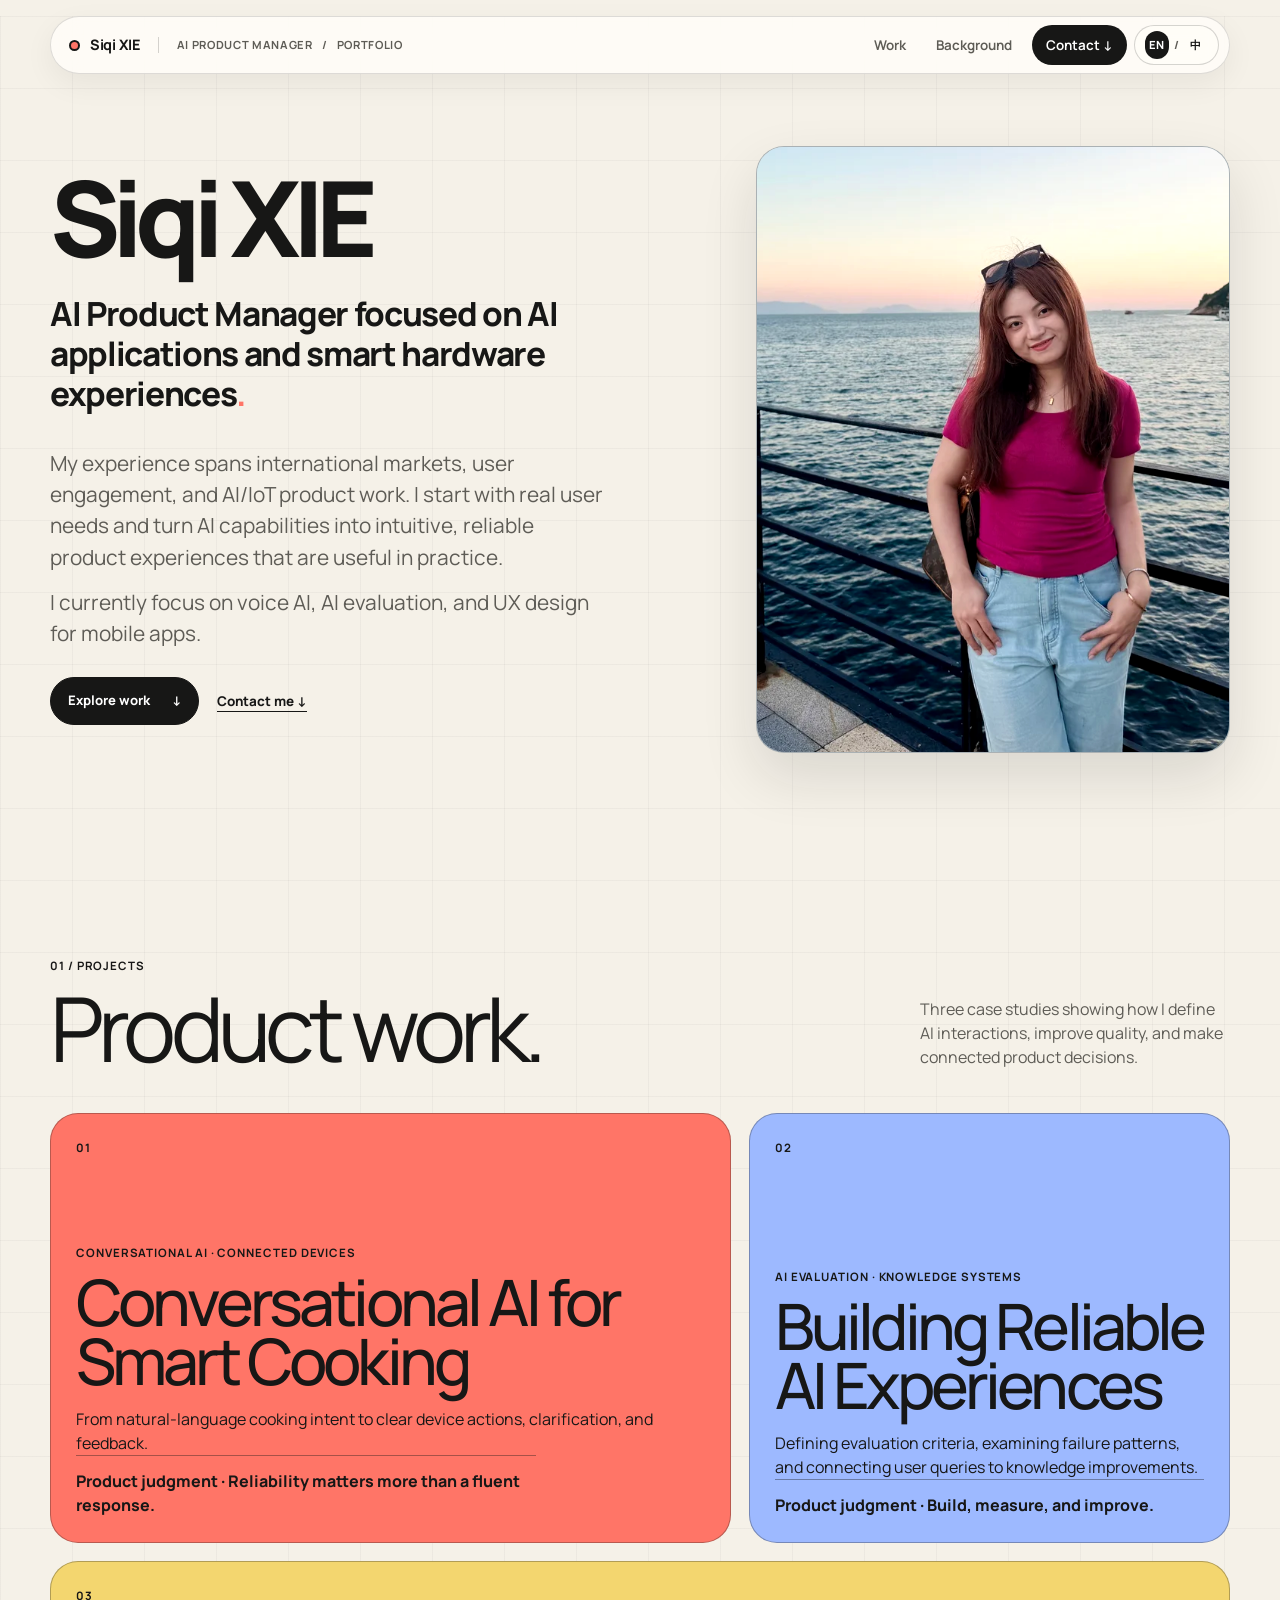
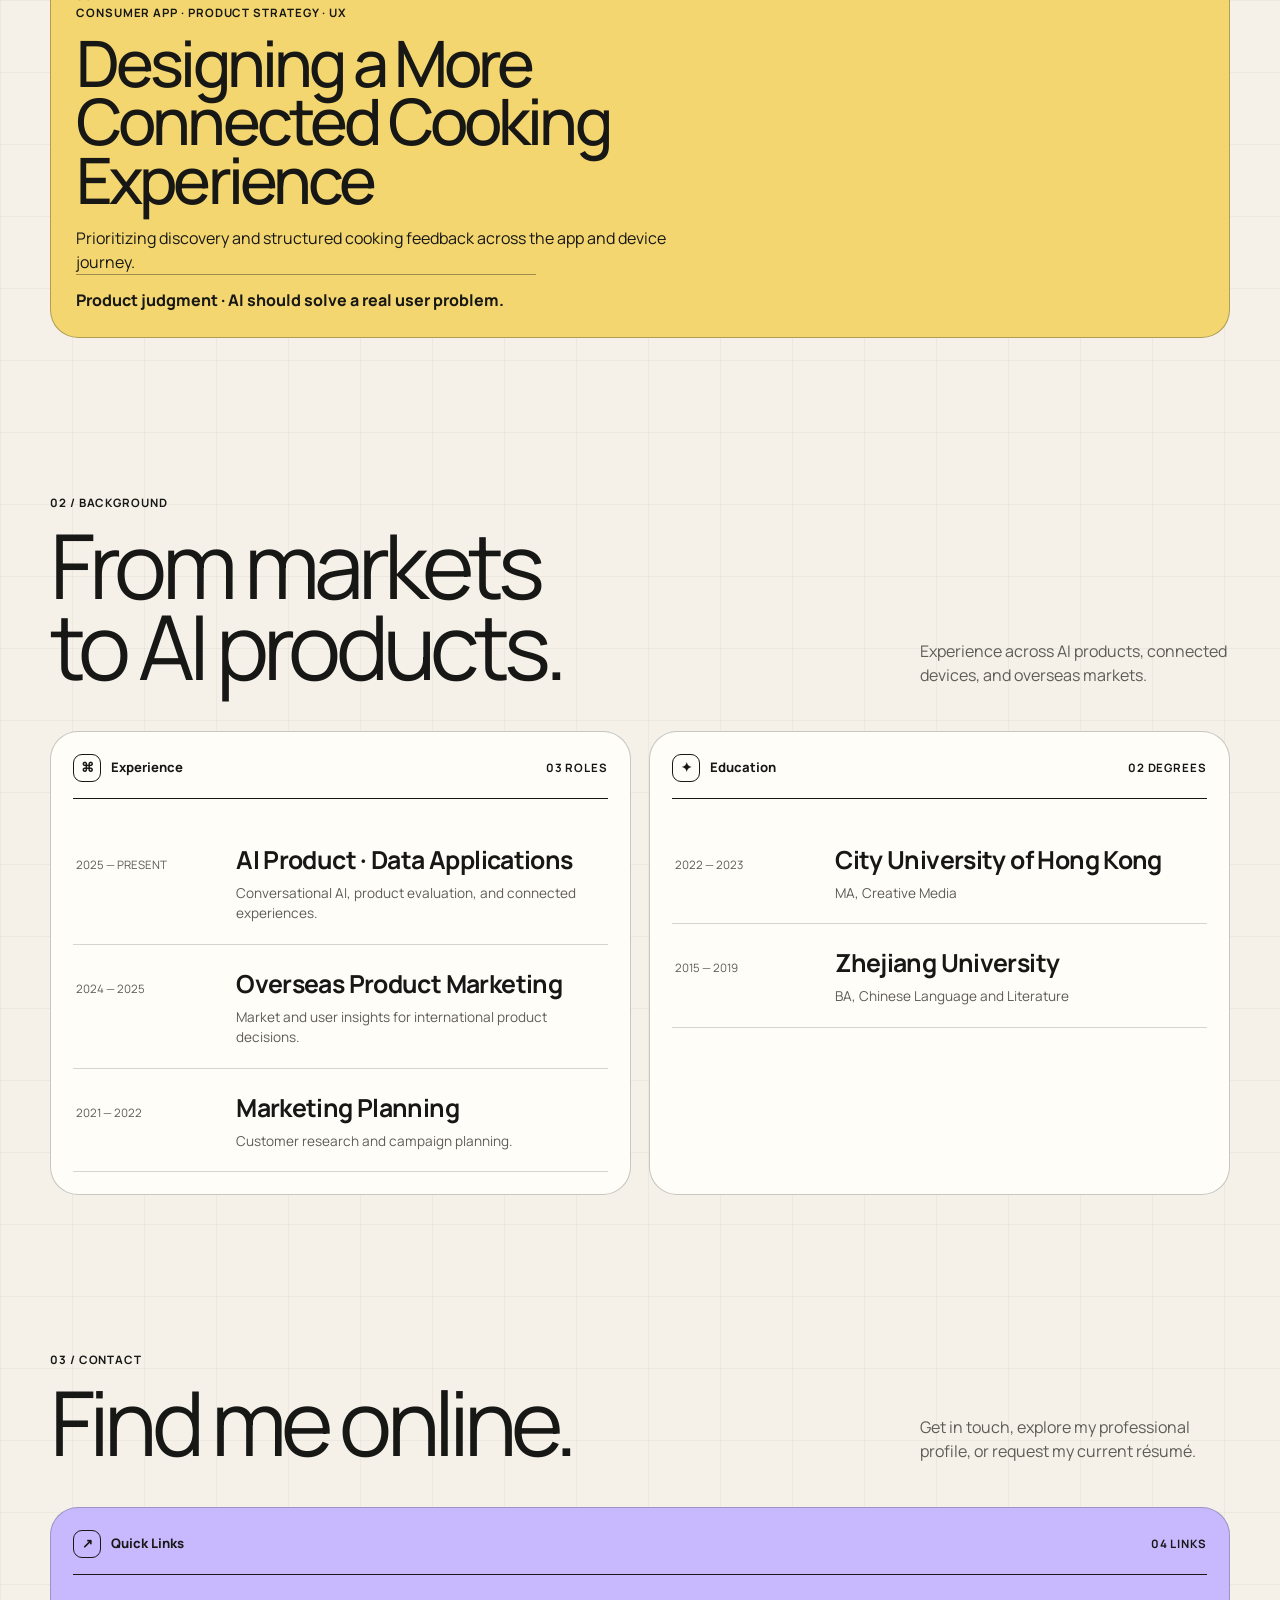
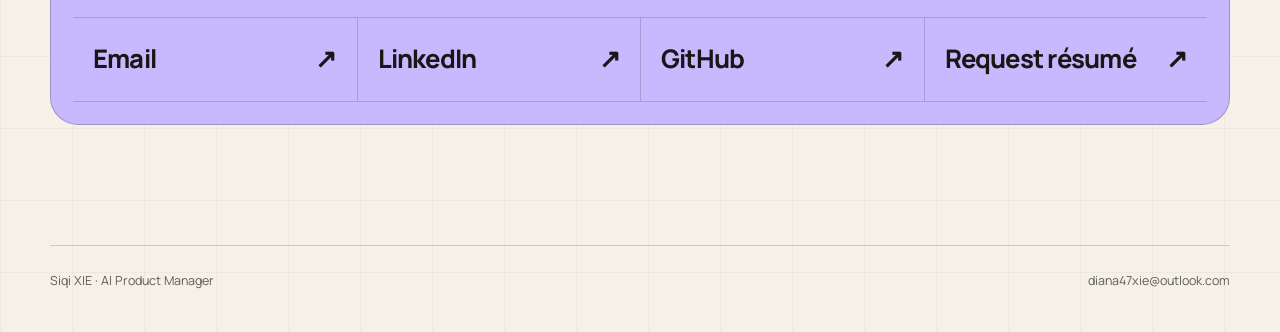
<file: index.html>
<!DOCTYPE html><html lang="en"><head><meta charset="UTF-8"><meta name="viewport" content="width=device-width"><meta name="description" content="AI Product Manager portfolio spanning conversational AI, evaluation systems, connected devices, and consumer experiences."><meta name="generator" content="Astro v7.4.12"><link rel="canonical" href="https://siqi-xie.github.io/"><link rel="alternate" hreflang="en" href="https://siqi-xie.github.io/"><link rel="alternate" hreflang="zh-CN" href="https://siqi-xie.github.io/zh/"><link rel="alternate" hreflang="x-default" href="https://siqi-xie.github.io/"><title>Siqi XIE — AI Product Manager</title><link rel="stylesheet" href="/_astro/BaseLayout.eTb8R1Ja.css"></head><body><a class="skip-link" href="#main-content">Skip to content</a><header class="site-header" aria-label="Primary navigation"><a class="wordmark" href="#top" aria-label="Siqi XIE, home"><span class="wordmark-dot" aria-hidden="true"></span>Siqi XIE</a><p class="site-context" aria-label="AI Product Manager portfolio"><span>AI Product Manager</span><span aria-hidden="true">/</span><span>Portfolio</span></p><nav class="site-nav" aria-label="Primary navigation"><a href="#work">Work</a><a href="#workspace">Background</a><a class="nav-cta" href="#contact">Contact ↓</a></nav><nav class="language-switcher" aria-label="Choose language" data-language-switcher><span aria-current="page">EN</span><span class="language-switcher__divider" aria-hidden="true">/</span><a href="/zh/" lang="zh-CN" hreflang="zh-CN" data-language-link>中</a></nav><script type="module">var e=`portfolio-language-position`,t=()=>Array.from(document.querySelectorAll(`main section[id]`)),n=e=>e.getBoundingClientRect().top+window.scrollY;window.addEventListener(`pageshow`,()=>{try{let t=sessionStorage.getItem(e);if(!t)return;let r=JSON.parse(t);if(r.pathname!==window.location.pathname||(sessionStorage.removeItem(e),Date.now()-r.savedAt>1e4))return;let i=document.getElementById(r.sectionId);if(!i)return;let a=document.documentElement.style.scrollBehavior;document.documentElement.style.scrollBehavior=`auto`,window.scrollTo(0,n(i)+r.progress*i.offsetHeight),requestAnimationFrame(()=>{document.documentElement.style.scrollBehavior=a})}catch{}}),document.querySelectorAll(`[data-language-link]`).forEach(r=>{r.addEventListener(`click`,i=>{let a=t(),o=window.scrollY+120,s=a.reduce((e,t)=>n(t)<=o?t:e,a[0]);if(!s)return;let c=new URL(r.href),l=(window.scrollY-n(s))/Math.max(s.offsetHeight,1);c.hash=s.id===a[0]?.id&&window.scrollY<50?``:s.id;try{sessionStorage.setItem(e,JSON.stringify({pathname:c.pathname,sectionId:s.id,progress:l,savedAt:Date.now()}))}catch{}i.preventDefault(),window.location.assign(c.toString())})});</script></header><main id="main-content"><section class="hero shell" id="top" aria-labelledby="hero-title"><div class="hero__content"><div class="hero__copy"><h1 class="hero__name" id="hero-title">Siqi <span>XIE</span></h1><p class="hero__role">AI Product Manager focused on AI applications and smart hardware experiences<span class="accent-dot">.</span></p><div class="hero__summary"><p>My experience spans international markets, user engagement, and AI/IoT product work. I start with real user needs and turn AI capabilities into intuitive, reliable product experiences that are useful in practice.</p><p>I currently focus on voice AI, AI evaluation, and UX design for mobile apps.</p><div class="hero__actions"><a class="primary-link" href="#work">Explore work <span aria-hidden="true">↓</span></a><a class="text-link" href="#contact">Contact me ↓</a></div></div></div><figure class="hero__portrait"><img src="/_astro/siqi-hero-portrait.B2Ug67Jr_1jJRAa.webp" srcset="/_astro/siqi-hero-portrait.B2Ug67Jr_Z10ILK2.webp 640w, /_astro/siqi-hero-portrait.B2Ug67Jr_ZDFiC8.webp 900w, /_astro/siqi-hero-portrait.B2Ug67Jr_cqLUE.webp 1200w" alt="Siqi Xie by the sea at sunset" sizes="(max-width: 760px) calc(100vw - 28px), (max-width: 1200px) 42vw, 500px" loading="eager" fetchpriority="high" decoding="async" width="3000" height="3750"></figure></div></section><section class="selected-work shell" id="work" aria-labelledby="work-title"><div class="section-heading"><div><p class="eyebrow">01 / Projects</p><h2 id="work-title">Product work.</h2></div><p class="section-intro">Three case studies showing how I define AI interactions, improve quality, and make connected product decisions.</p></div><div class="project-grid"><article class="project-card project-card--coral project-card--wide"><div class="project-card__topline"><span class="project-card__index">01</span></div><div class="project-card__content"><p class="project-card__capability">Conversational AI · Connected Devices</p><h3>Conversational AI for Smart Cooking</h3><p>From natural-language cooking intent to clear device actions, clarification, and feedback.</p><p class="project-card__judgment">Product judgment · Reliability matters more than a fluent response.</p></div></article><article class="project-card project-card--blue project-card--standard"><div class="project-card__topline"><span class="project-card__index">02</span></div><div class="project-card__content"><p class="project-card__capability">AI Evaluation · Knowledge Systems</p><h3>Building Reliable AI Experiences</h3><p>Defining evaluation criteria, examining failure patterns, and connecting user queries to knowledge improvements.</p><p class="project-card__judgment">Product judgment · Build, measure, and improve.</p></div></article><article class="project-card project-card--butter project-card--wide"><div class="project-card__topline"><span class="project-card__index">03</span></div><div class="project-card__content"><p class="project-card__capability">Consumer App · Product Strategy · UX</p><h3>Designing a More Connected Cooking Experience</h3><p>Prioritizing discovery and structured cooking feedback across the app and device journey.</p><p class="project-card__judgment">Product judgment · AI should solve a real user problem.</p></div></article></div></section><section class="workspace shell" id="workspace" aria-labelledby="workspace-title"><div class="section-heading"><div><p class="eyebrow">02 / Background</p><h2 id="workspace-title">From markets<br>to AI products.</h2></div><p class="section-intro">Experience across AI products, connected devices, and overseas markets.</p></div><div class="workspace-grid"><article class="widget widget--experience"><div class="widget__header"><span class="widget__icon" aria-hidden="true">⌘</span><span>Experience</span><span class="widget__meta">03 roles</span></div><div class="profile-list"><div class="profile-row"><span>2025 — Present</span><div><strong>AI Product · Data Applications</strong><p>Conversational AI, product evaluation, and connected experiences.</p></div></div><div class="profile-row"><span>2024 — 2025</span><div><strong>Overseas Product Marketing</strong><p>Market and user insights for international product decisions.</p></div></div><div class="profile-row"><span>2021 — 2022</span><div><strong>Marketing Planning</strong><p>Customer research and campaign planning.</p></div></div></div></article><article class="widget widget--education"><div class="widget__header"><span class="widget__icon" aria-hidden="true">✦</span><span>Education</span><span class="widget__meta">02 degrees</span></div><div class="profile-list"><div class="profile-row profile-row--education"><span>2022 — 2023</span><div><strong>City University of Hong Kong</strong><p>MA, Creative Media</p></div></div><div class="profile-row profile-row--education"><span>2015 — 2019</span><div><strong>Zhejiang University</strong><p>BA, Chinese Language and Literature</p></div></div></div></article></div></section><section class="contact shell" id="contact" aria-labelledby="contact-title"><div class="section-heading"><div><p class="eyebrow">03 / Contact</p><h2 id="contact-title">Find me online.</h2></div><p class="section-intro">Get in touch, explore my professional profile, or request my current résumé.</p></div><article class="widget widget--links"><div class="widget__header"><span class="widget__icon" aria-hidden="true">↗</span><span>Quick Links</span><span class="widget__meta">04 links</span></div><div class="quick-links"><a href="mailto:diana47xie@outlook.com">Email <span>↗</span></a><a href="https://www.linkedin.com/in/siqi-xie-783396277">LinkedIn <span>↗</span></a><a href="https://github.com/siqi-xie">GitHub <span>↗</span></a><a href="mailto:diana47xie@outlook.com?subject=Resume%20request">Request résumé <span>↗</span></a></div></article></section></main><button class="section-up" type="button" aria-label="Scroll to previous section" data-section-up hidden><svg aria-hidden="true" viewBox="0 0 24 24"><path d="m6.5 14.5 5.5-5 5.5 5"></path></svg></button><footer class="site-footer shell"><p>Siqi XIE · AI Product Manager</p><a href="mailto:diana47xie@outlook.com">diana47xie@outlook.com</a></footer><script type="module">var e=document.querySelector(`[data-section-up]`),t=[`top`,`work`,`workspace`,`contact`].map(e=>document.getElementById(e)).filter(e=>!!e),n=window.matchMedia(`(prefers-reduced-motion: reduce)`),r=()=>{let e=window.scrollY+window.innerHeight*.35,n=0;return t.forEach((t,r)=>{t.offsetTop<=e&&(n=r)}),n},i=()=>{e&&(e.hidden=r()===0)};e?.addEventListener(`click`,()=>{t[Math.max(0,r()-1)]?.scrollIntoView({behavior:n.matches?`auto`:`smooth`,block:`start`})}),window.addEventListener(`scroll`,i,{passive:!0}),window.addEventListener(`resize`,i),i();</script></body></html>
</file>
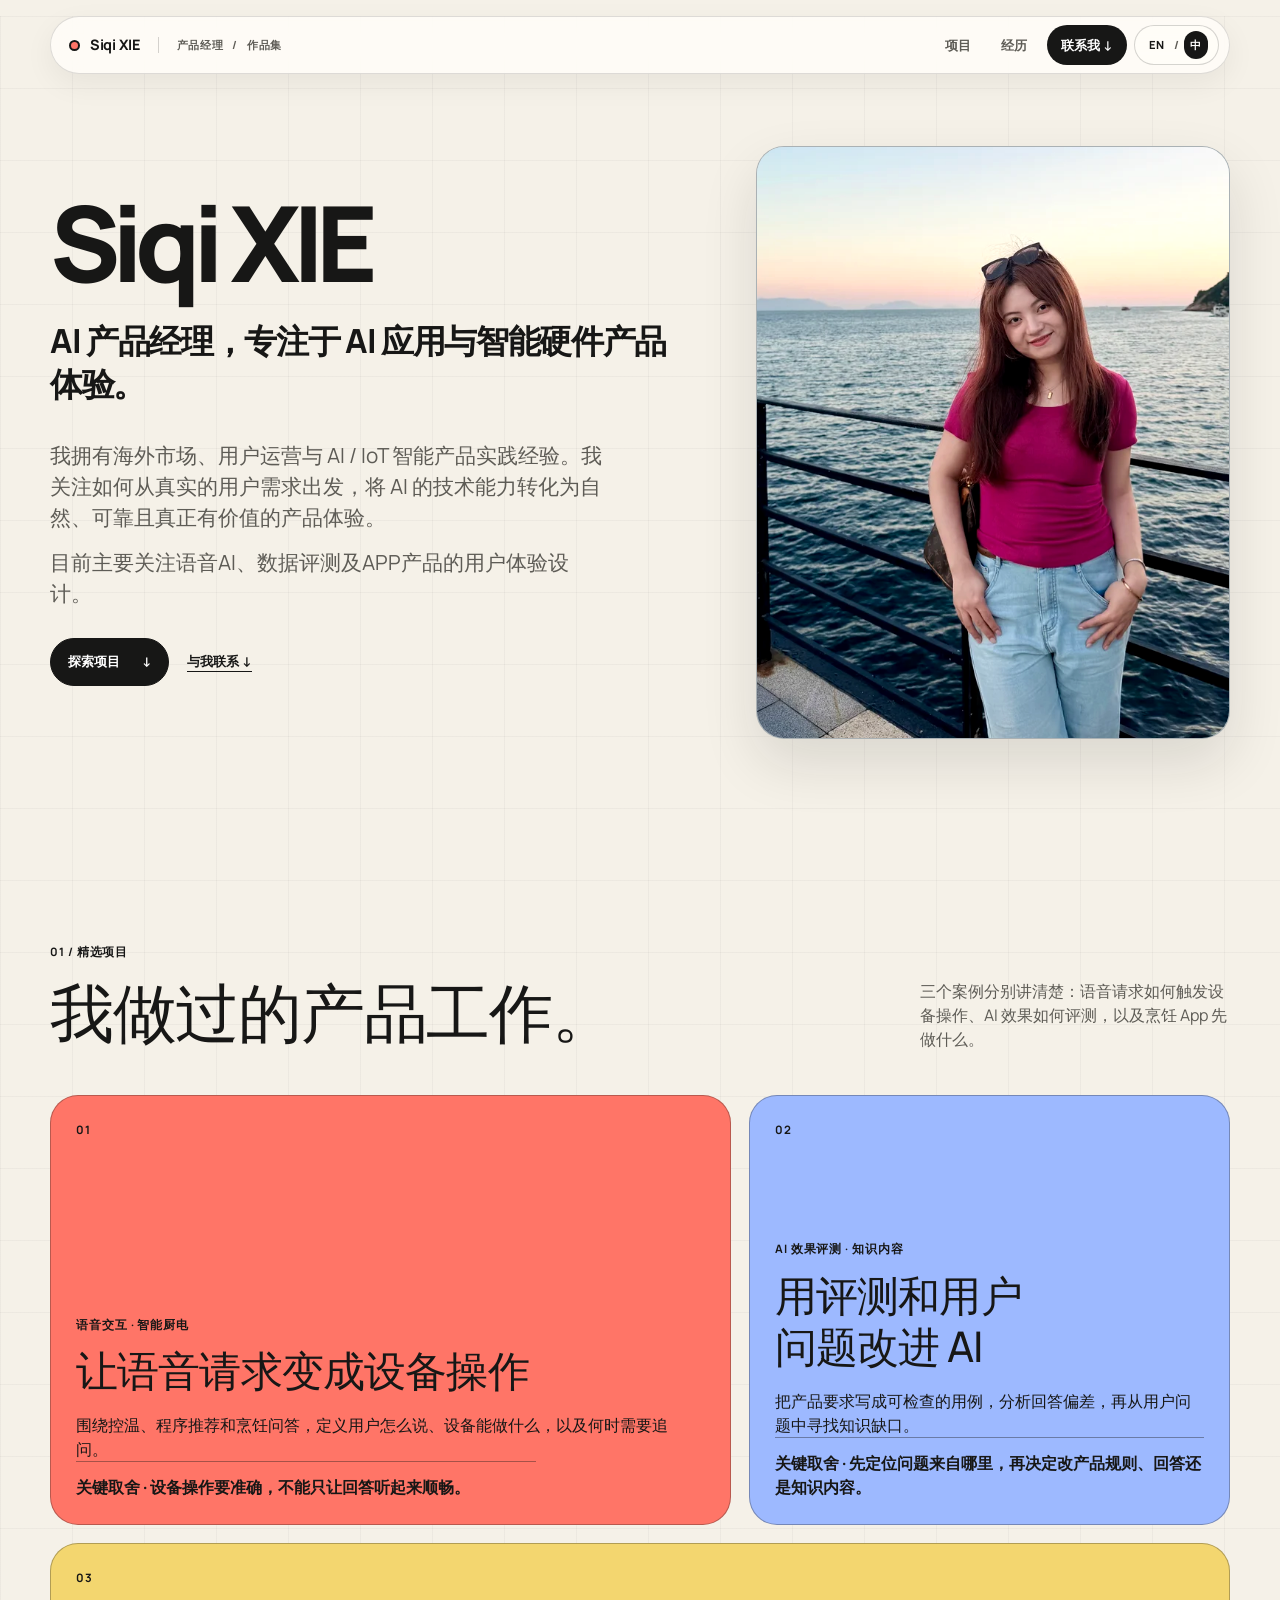
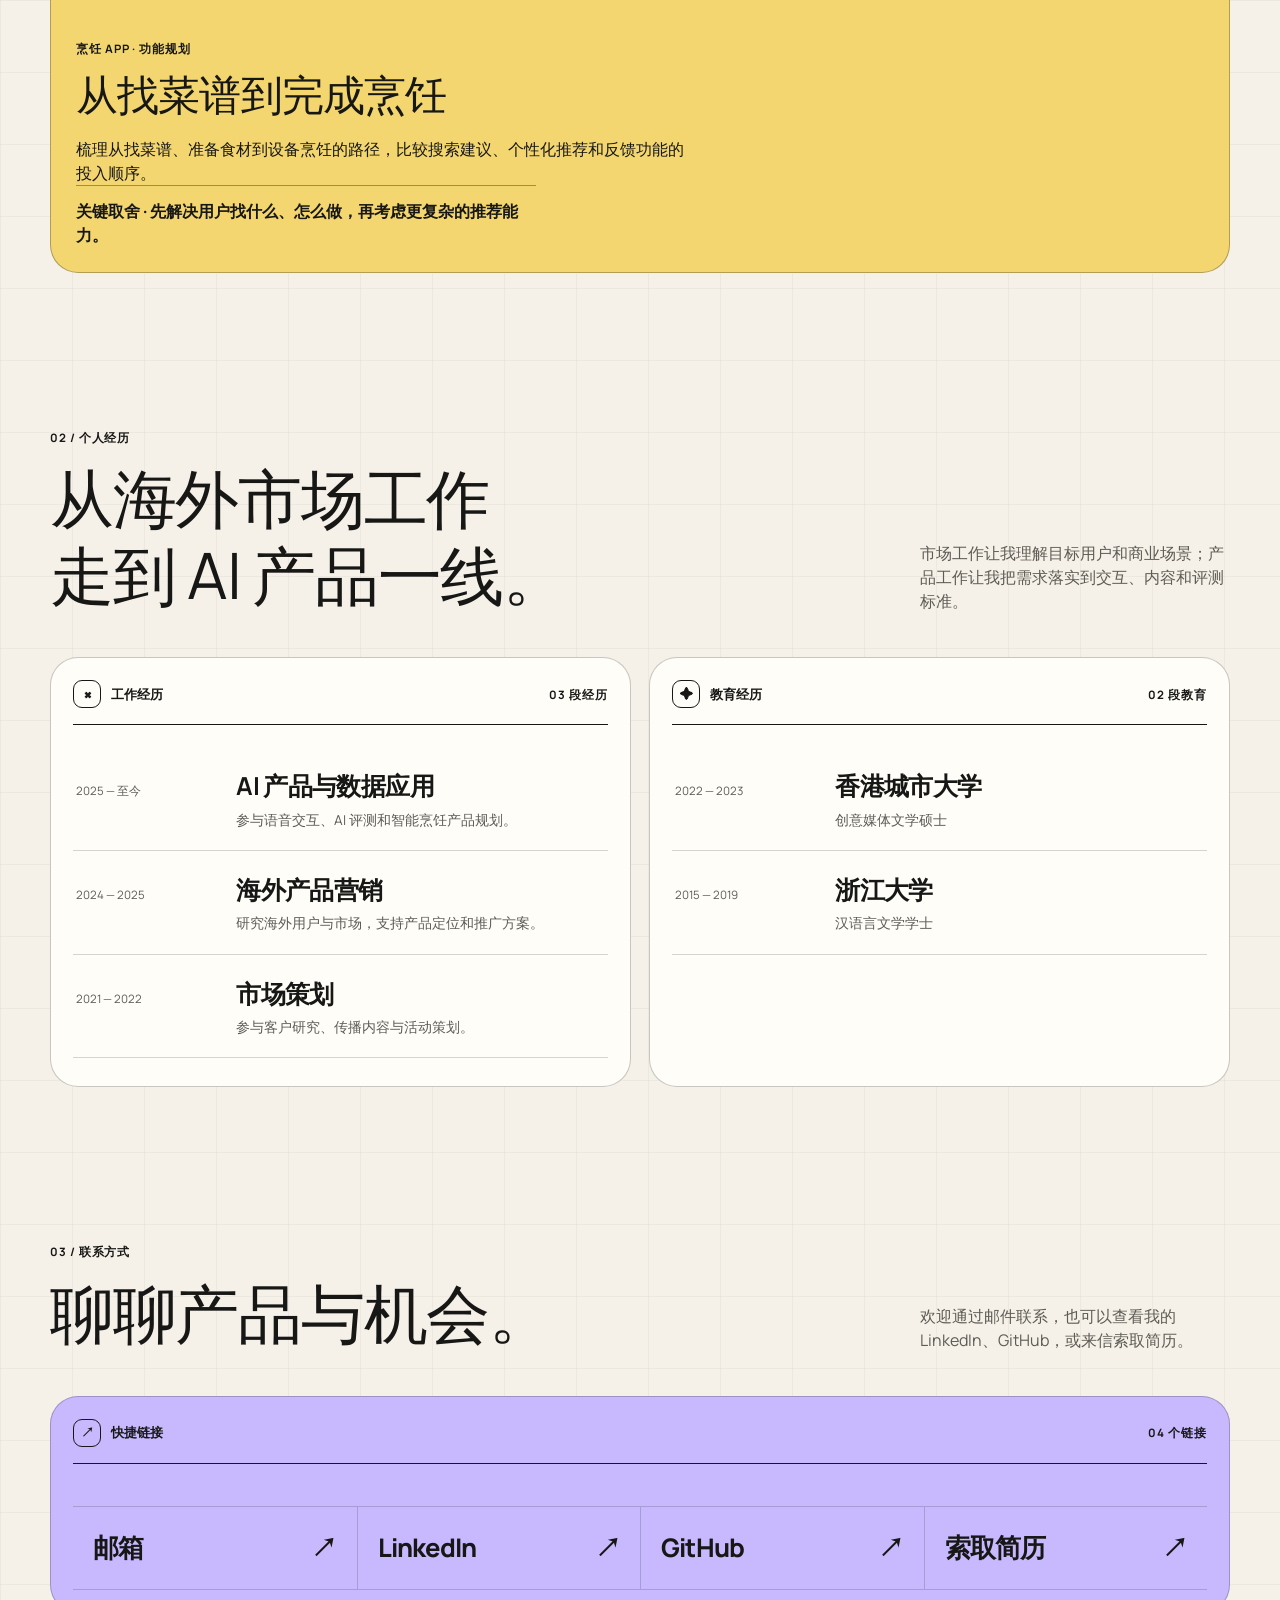
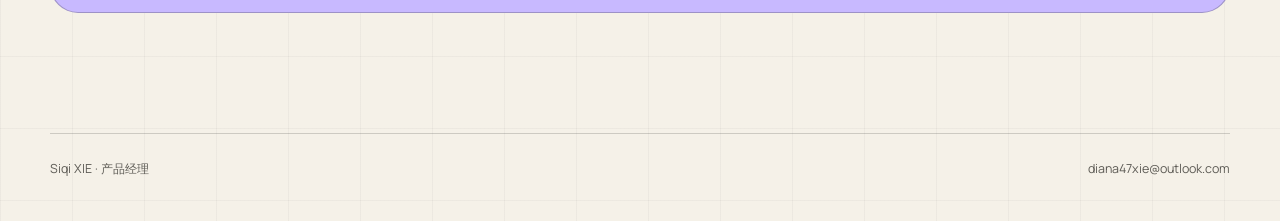
<file: zh/index.html>
<!DOCTYPE html><html lang="zh-CN"><head><meta charset="UTF-8"><meta name="viewport" content="width=device-width"><meta name="description" content="Siqi XIE 的产品经理作品集：对话式 AI、智能设备交互、AI 应用评测与烹饪 App 产品规划。"><meta name="generator" content="Astro v7.4.12"><link rel="canonical" href="https://siqi-xie.github.io/zh/"><link rel="alternate" hreflang="en" href="https://siqi-xie.github.io/"><link rel="alternate" hreflang="zh-CN" href="https://siqi-xie.github.io/zh/"><link rel="alternate" hreflang="x-default" href="https://siqi-xie.github.io/"><title>Siqi XIE — 产品经理</title><link rel="stylesheet" href="/_astro/BaseLayout.eTb8R1Ja.css"></head><body><a class="skip-link" href="#main-content">跳至主要内容</a><header class="site-header" aria-label="主导航"><a class="wordmark" href="#top" aria-label="Siqi XIE，返回首页"><span class="wordmark-dot" aria-hidden="true"></span>Siqi XIE</a><p class="site-context" aria-label="产品经理个人作品集"><span>产品经理</span><span aria-hidden="true">/</span><span>作品集</span></p><nav class="site-nav" aria-label="主导航"><a href="#work">项目</a><a href="#workspace">经历</a><a class="nav-cta" href="#contact">联系我 ↓</a></nav><nav class="language-switcher" aria-label="选择语言" data-language-switcher><a href="/" lang="en" hreflang="en" data-language-link>EN</a><span class="language-switcher__divider" aria-hidden="true">/</span><span aria-current="page">中</span></nav><script type="module">var e=`portfolio-language-position`,t=()=>Array.from(document.querySelectorAll(`main section[id]`)),n=e=>e.getBoundingClientRect().top+window.scrollY;window.addEventListener(`pageshow`,()=>{try{let t=sessionStorage.getItem(e);if(!t)return;let r=JSON.parse(t);if(r.pathname!==window.location.pathname||(sessionStorage.removeItem(e),Date.now()-r.savedAt>1e4))return;let i=document.getElementById(r.sectionId);if(!i)return;let a=document.documentElement.style.scrollBehavior;document.documentElement.style.scrollBehavior=`auto`,window.scrollTo(0,n(i)+r.progress*i.offsetHeight),requestAnimationFrame(()=>{document.documentElement.style.scrollBehavior=a})}catch{}}),document.querySelectorAll(`[data-language-link]`).forEach(r=>{r.addEventListener(`click`,i=>{let a=t(),o=window.scrollY+120,s=a.reduce((e,t)=>n(t)<=o?t:e,a[0]);if(!s)return;let c=new URL(r.href),l=(window.scrollY-n(s))/Math.max(s.offsetHeight,1);c.hash=s.id===a[0]?.id&&window.scrollY<50?``:s.id;try{sessionStorage.setItem(e,JSON.stringify({pathname:c.pathname,sectionId:s.id,progress:l,savedAt:Date.now()}))}catch{}i.preventDefault(),window.location.assign(c.toString())})});</script></header><main id="main-content"><section class="hero shell" id="top" aria-labelledby="hero-title"><div class="hero__content"><div class="hero__copy"><h1 class="hero__name" id="hero-title">Siqi <span>XIE</span></h1><p class="hero__role">AI 产品经理，专注于 AI 应用与智能硬件产品体验。</p><div class="hero__summary"><p>我拥有海外市场、用户运营与 AI / IoT 智能产品实践经验。我关注如何从真实的用户需求出发，将 AI 的技术能力转化为自然、可靠且真正有价值的产品体验。</p><p>目前主要关注语音AI、数据评测及APP产品的用户体验设计。</p><div class="hero__actions"><a class="primary-link" href="#work">探索项目 <span aria-hidden="true">↓</span></a><a class="text-link" href="#contact">与我联系 ↓</a></div></div></div><figure class="hero__portrait"><img src="/_astro/siqi-hero-portrait.B2Ug67Jr_1jJRAa.webp" srcset="/_astro/siqi-hero-portrait.B2Ug67Jr_Z10ILK2.webp 640w, /_astro/siqi-hero-portrait.B2Ug67Jr_ZDFiC8.webp 900w, /_astro/siqi-hero-portrait.B2Ug67Jr_cqLUE.webp 1200w" alt="Siqi Xie 在日落海边的个人肖像" sizes="(max-width: 760px) calc(100vw - 28px), (max-width: 1200px) 42vw, 500px" loading="eager" fetchpriority="high" decoding="async" width="3000" height="3750"></figure></div></section><section class="selected-work shell" id="work" aria-labelledby="work-title"><div class="section-heading"><div><p class="eyebrow">01 / 精选项目</p><h2 id="work-title">我做过的产品工作。</h2></div><p class="section-intro">三个案例分别讲清楚：语音请求如何触发设备操作、AI 效果如何评测，以及烹饪 App 先做什么。</p></div><div class="project-grid"><article class="project-card project-card--coral project-card--wide"><div class="project-card__topline"><span class="project-card__index">01</span></div><div class="project-card__content"><p class="project-card__capability">语音交互 · 智能厨电</p><h3>让语音请求变成设备操作</h3><p>围绕控温、程序推荐和烹饪问答，定义用户怎么说、设备能做什么，以及何时需要追问。</p><p class="project-card__judgment">关键取舍 · 设备操作要准确，不能只让回答听起来顺畅。</p></div></article><article class="project-card project-card--blue project-card--standard"><div class="project-card__topline"><span class="project-card__index">02</span></div><div class="project-card__content"><p class="project-card__capability">AI 效果评测 · 知识内容</p><h3>用评测和用户问题改进 AI</h3><p>把产品要求写成可检查的用例，分析回答偏差，再从用户问题中寻找知识缺口。</p><p class="project-card__judgment">关键取舍 · 先定位问题来自哪里，再决定改产品规则、回答还是知识内容。</p></div></article><article class="project-card project-card--butter project-card--wide"><div class="project-card__topline"><span class="project-card__index">03</span></div><div class="project-card__content"><p class="project-card__capability">烹饪 App · 功能规划</p><h3>从找菜谱到完成烹饪</h3><p>梳理从找菜谱、准备食材到设备烹饪的路径，比较搜索建议、个性化推荐和反馈功能的投入顺序。</p><p class="project-card__judgment">关键取舍 · 先解决用户找什么、怎么做，再考虑更复杂的推荐能力。</p></div></article></div></section><section class="workspace shell" id="workspace" aria-labelledby="workspace-title"><div class="section-heading"><div><p class="eyebrow">02 / 个人经历</p><h2 id="workspace-title">从海外市场工作<br>走到 AI 产品一线。</h2></div><p class="section-intro">市场工作让我理解目标用户和商业场景；产品工作让我把需求落实到交互、内容和评测标准。</p></div><div class="workspace-grid"><article class="widget widget--experience"><div class="widget__header"><span class="widget__icon" aria-hidden="true">⌘</span><span>工作经历</span><span class="widget__meta">03 段经历</span></div><div class="profile-list"><div class="profile-row"><span>2025 — 至今</span><div><strong>AI 产品与数据应用</strong><p>参与语音交互、AI 评测和智能烹饪产品规划。</p></div></div><div class="profile-row"><span>2024 — 2025</span><div><strong>海外产品营销</strong><p>研究海外用户与市场，支持产品定位和推广方案。</p></div></div><div class="profile-row"><span>2021 — 2022</span><div><strong>市场策划</strong><p>参与客户研究、传播内容与活动策划。</p></div></div></div></article><article class="widget widget--education"><div class="widget__header"><span class="widget__icon" aria-hidden="true">✦</span><span>教育经历</span><span class="widget__meta">02 段教育</span></div><div class="profile-list"><div class="profile-row profile-row--education"><span>2022 — 2023</span><div><strong>香港城市大学</strong><p>创意媒体文学硕士</p></div></div><div class="profile-row profile-row--education"><span>2015 — 2019</span><div><strong>浙江大学</strong><p>汉语言文学学士</p></div></div></div></article></div></section><section class="contact shell" id="contact" aria-labelledby="contact-title"><div class="section-heading"><div><p class="eyebrow">03 / 联系方式</p><h2 id="contact-title">聊聊产品与机会。</h2></div><p class="section-intro">欢迎通过邮件联系，也可以查看我的 LinkedIn、GitHub，或来信索取简历。</p></div><article class="widget widget--links"><div class="widget__header"><span class="widget__icon" aria-hidden="true">↗</span><span>快捷链接</span><span class="widget__meta">04 个链接</span></div><div class="quick-links"><a href="mailto:diana47xie@outlook.com">邮箱 <span>↗</span></a><a href="https://www.linkedin.com/in/siqi-xie-783396277">LinkedIn <span>↗</span></a><a href="https://github.com/siqi-xie">GitHub <span>↗</span></a><a href="mailto:diana47xie@outlook.com?subject=Resume%20request">索取简历 <span>↗</span></a></div></article></section></main><button class="section-up" type="button" aria-label="返回上一个模块" data-section-up hidden><svg aria-hidden="true" viewBox="0 0 24 24"><path d="m6.5 14.5 5.5-5 5.5 5"></path></svg></button><footer class="site-footer shell"><p>Siqi XIE · 产品经理</p><a href="mailto:diana47xie@outlook.com">diana47xie@outlook.com</a></footer><script type="module">var e=document.querySelector(`[data-section-up]`),t=[`top`,`work`,`workspace`,`contact`].map(e=>document.getElementById(e)).filter(e=>!!e),n=window.matchMedia(`(prefers-reduced-motion: reduce)`),r=()=>{let e=window.scrollY+window.innerHeight*.35,n=0;return t.forEach((t,r)=>{t.offsetTop<=e&&(n=r)}),n},i=()=>{e&&(e.hidden=r()===0)};e?.addEventListener(`click`,()=>{t[Math.max(0,r()-1)]?.scrollIntoView({behavior:n.matches?`auto`:`smooth`,block:`start`})}),window.addEventListener(`scroll`,i,{passive:!0}),window.addEventListener(`resize`,i),i();</script></body></html>
</file>
<file: _astro/BaseLayout.eTb8R1Ja.css>
@font-face{font-family:Manrope Variable;font-style:normal;font-display:swap;font-weight:200 800;src:url([data-uri])format("woff2-variations");unicode-range:U+460-52F,U+1C80-1C8A,U+20B4,U+2DE0-2DFF,U+A640-A69F,U+FE2E-FE2F}@font-face{font-family:Manrope Variable;font-style:normal;font-display:swap;font-weight:200 800;src:url(/_astro/manrope-cyrillic-wght-normal.Dvxsihut.woff2)format("woff2-variations");unicode-range:U+301,U+400-45F,U+490-491,U+4B0-4B1,U+2116}@font-face{font-family:Manrope Variable;font-style:normal;font-display:swap;font-weight:200 800;src:url(/_astro/manrope-greek-wght-normal.DL7QRZyv.woff2)format("woff2-variations");unicode-range:U+370-377,U+37A-37F,U+384-38A,U+38C,U+38E-3A1,U+3A3-3FF}@font-face{font-family:Manrope Variable;font-style:normal;font-display:swap;font-weight:200 800;src:url(/_astro/manrope-vietnamese-wght-normal.usUDDRr7.woff2)format("woff2-variations");unicode-range:U+102-103,U+110-111,U+128-129,U+168-169,U+1A0-1A1,U+1AF-1B0,U+300-301,U+303-304,U+308-309,U+323,U+329,U+1EA0-1EF9,U+20AB}@font-face{font-family:Manrope Variable;font-style:normal;font-display:swap;font-weight:200 800;src:url(/_astro/manrope-latin-ext-wght-normal.Ch3YOpNY.woff2)format("woff2-variations");unicode-range:U+100-2BA,U+2BD-2C5,U+2C7-2CC,U+2CE-2D7,U+2DD-2FF,U+304,U+308,U+329,U+1D00-1DBF,U+1E00-1E9F,U+1EF2-1EFF,U+2020,U+20A0-20AB,U+20AD-20C0,U+2113,U+2C60-2C7F,U+A720-A7FF}@font-face{font-family:Manrope Variable;font-style:normal;font-display:swap;font-weight:200 800;src:url(/_astro/manrope-latin-wght-normal.DHIcAJRg.woff2)format("woff2-variations");unicode-range:U+??,U+131,U+152-153,U+2BB-2BC,U+2C6,U+2DA,U+2DC,U+304,U+308,U+329,U+2000-206F,U+20AC,U+2122,U+2191,U+2193,U+2212,U+2215,U+FEFF,U+FFFD}@layer properties{@supports (((-webkit-hyphens:none)) and (not (margin-trim:block))) or ((-moz-orient:inline) and (not (color:rgb(from red r g b)))){*,:before,:after,::backdrop{--tw-rotate-x:initial;--tw-rotate-y:initial;--tw-rotate-z:initial;--tw-skew-x:initial;--tw-skew-y:initial;--tw-border-style:solid;--tw-shadow:0 0 #0000;--tw-shadow-color:initial;--tw-shadow-alpha:100%;--tw-inset-shadow:0 0 #0000;--tw-inset-shadow-color:initial;--tw-inset-shadow-alpha:100%;--tw-ring-color:initial;--tw-ring-shadow:0 0 #0000;--tw-inset-ring-color:initial;--tw-inset-ring-shadow:0 0 #0000;--tw-ring-inset:initial;--tw-ring-offset-width:0px;--tw-ring-offset-color:#fff;--tw-ring-offset-shadow:0 0 #0000;--tw-blur:initial;--tw-brightness:initial;--tw-contrast:initial;--tw-grayscale:initial;--tw-hue-rotate:initial;--tw-invert:initial;--tw-opacity:initial;--tw-saturate:initial;--tw-sepia:initial;--tw-drop-shadow:initial;--tw-drop-shadow-color:initial;--tw-drop-shadow-alpha:100%;--tw-drop-shadow-size:initial}}}@layer theme{:root,:host{--font-sans:-apple-system, BlinkMacSystemFont, "Segoe UI", Roboto, "Helvetica Neue", "Noto Sans", Arial, sans-serif, "Apple Color Emoji", "Segoe UI Emoji", "Segoe UI Symbol", "Noto Color Emoji";--font-mono:ui-monospace, SFMono-Regular, Menlo, Monaco, Consolas, "Liberation Mono", "Courier New", monospace;--radius-md:.375rem;--radius-lg:.5rem;--default-transition-duration:.15s;--default-transition-timing-function:cubic-bezier(.4, 0, .2, 1);--default-font-family:var(--font-sans);--default-mono-font-family:var(--font-mono)}}@layer base{*,:after,:before,::backdrop{box-sizing:border-box;border:0 solid;margin:0;padding:0}::file-selector-button{box-sizing:border-box;border:0 solid;margin:0;padding:0}html,:host{-webkit-text-size-adjust:100%;tab-size:4;line-height:1.5;font-family:var(--default-font-family,-apple-system, BlinkMacSystemFont, "Segoe UI", Roboto, "Helvetica Neue", "Noto Sans", Arial, sans-serif, "Apple Color Emoji", "Segoe UI Emoji", "Segoe UI Symbol", "Noto Color Emoji");font-feature-settings:var(--default-font-feature-settings,normal);font-variation-settings:var(--default-font-variation-settings,normal);-webkit-tap-highlight-color:transparent}hr{height:0;color:inherit;border-top-width:1px}abbr:where([title]){text-decoration:underline dotted}h1,h2,h3,h4,h5,h6{font-size:inherit;font-weight:inherit}a{color:inherit;-webkit-text-decoration:inherit;-webkit-text-decoration:inherit;-webkit-text-decoration:inherit;text-decoration:inherit}b,strong{font-weight:bolder}code,kbd,samp,pre{font-family:var(--default-mono-font-family,ui-monospace, SFMono-Regular, Menlo, Monaco, Consolas, "Liberation Mono", "Courier New", monospace);font-feature-settings:var(--default-mono-font-feature-settings,normal);font-variation-settings:var(--default-mono-font-variation-settings,normal);font-size:1em}small{font-size:80%}sub,sup{vertical-align:baseline;font-size:75%;line-height:0;position:relative}sub{bottom:-.25em}sup{top:-.5em}table{text-indent:0;border-color:inherit;border-collapse:collapse}:-moz-focusring:where(:not(iframe)){outline:auto}progress{vertical-align:baseline}summary{display:list-item}ol,ul,menu{list-style:none}img,svg,video,canvas,audio,iframe,embed,object{vertical-align:middle;display:block}img,video{max-width:100%;height:auto}button,input,select,optgroup,textarea{font:inherit;font-feature-settings:inherit;font-variation-settings:inherit;letter-spacing:inherit;color:inherit;opacity:1;background-color:#0000;border-radius:0}::file-selector-button{font:inherit;font-feature-settings:inherit;font-variation-settings:inherit;letter-spacing:inherit;color:inherit;opacity:1;background-color:#0000;border-radius:0}:where(select:is([multiple],[size])) optgroup{font-weight:bolder}:where(select:is([multiple],[size])) optgroup option{padding-inline-start:20px}::file-selector-button{margin-inline-end:4px}::placeholder{opacity:1}@supports (not ((-webkit-appearance:-apple-pay-button))) or (contain-intrinsic-size:1px){::placeholder{color:currentColor}@supports (color:color-mix(in lab, red, red)){::placeholder{color:color-mix(in oklab, currentcolor 50%, transparent)}}}textarea{resize:vertical}::-webkit-search-decoration{-webkit-appearance:none}::-webkit-date-and-time-value{min-height:1lh;text-align:inherit}::-webkit-datetime-edit{display:inline-flex}::-webkit-datetime-edit-fields-wrapper{padding:0}::-webkit-datetime-edit{padding-block:0}::-webkit-datetime-edit-year-field{padding-block:0}::-webkit-datetime-edit-month-field{padding-block:0}::-webkit-datetime-edit-day-field{padding-block:0}::-webkit-datetime-edit-hour-field{padding-block:0}::-webkit-datetime-edit-minute-field{padding-block:0}::-webkit-datetime-edit-second-field{padding-block:0}::-webkit-datetime-edit-millisecond-field{padding-block:0}::-webkit-datetime-edit-meridiem-field{padding-block:0}::-webkit-calendar-picker-indicator{line-height:1}:-moz-ui-invalid{box-shadow:none}button,input:where([type=button],[type=reset],[type=submit]){appearance:button}::file-selector-button{appearance:button}::-webkit-inner-spin-button{height:auto}::-webkit-outer-spin-button{height:auto}[hidden]:where(:not([hidden=until-found])){display:none!important}}@layer components;@layer utilities{.visible{visibility:visible}.absolute{position:absolute}.fixed{position:fixed}.relative{position:relative}.static{position:static}.sticky{position:sticky}.isolate{isolation:isolate}.block{display:block}.grid{display:grid}.hidden{display:none}.inline{display:inline}.table{display:table}.transform{transform:var(--tw-rotate-x, ) var(--tw-rotate-y, ) var(--tw-rotate-z, ) var(--tw-skew-x, ) var(--tw-skew-y, )}.resize{resize:both}.flex-wrap{flex-wrap:wrap}.rounded{border-radius:.25rem}.border{border-style:var(--tw-border-style);border-width:1px}.shadow{--tw-shadow:0 1px 3px 0 var(--tw-shadow-color,#0000001a), 0 1px 2px -1px var(--tw-shadow-color,#0000001a);box-shadow:var(--tw-inset-shadow), var(--tw-inset-ring-shadow), var(--tw-ring-offset-shadow), var(--tw-ring-shadow), var(--tw-shadow)}.filter{filter:var(--tw-blur, ) var(--tw-brightness, ) var(--tw-contrast, ) var(--tw-grayscale, ) var(--tw-hue-rotate, ) var(--tw-invert, ) var(--tw-saturate, ) var(--tw-sepia, ) var(--tw-drop-shadow, )}.transition{transition-property:color,background-color,border-color,outline-color,text-decoration-color,fill,stroke,--tw-gradient-from,--tw-gradient-via,--tw-gradient-to,opacity,box-shadow,transform,translate,scale,rotate,filter,-webkit-backdrop-filter,backdrop-filter,display,content-visibility,overlay,pointer-events;transition-timing-function:var(--tw-ease,var(--default-transition-timing-function));transition-duration:var(--tw-duration,var(--default-transition-duration))}}:root{color-scheme:light;--paper:#f5f1e8;--surface:#fffdf8;--ink:#171716;--muted:#5e5c56;--line:#1717162e;--coral:#ff7567;--blue:#9db9ff;--butter:#f3d66f;--violet:#c8b9ff;--radius-lg:28px;--radius-md:18px;--shadow:0 24px 70px #17171629}*{box-sizing:border-box}html{scroll-behavior:smooth;background:var(--paper)}body{background:linear-gradient(#17171609 1px, transparent 1px), linear-gradient(90deg, #17171609 1px, transparent 1px), var(--paper);min-width:320px;color:var(--ink);background-size:72px 72px;margin:0;font-family:Manrope Variable,ui-sans-serif,-apple-system,BlinkMacSystemFont,Segoe UI,sans-serif;font-size:16px;line-height:1.5}html[lang=zh-CN] body{font-family:Manrope Variable,PingFang SC,Hiragino Sans GB,Microsoft YaHei,sans-serif}a{color:inherit;text-decoration:none}button,a{-webkit-tap-highlight-color:transparent}button{font:inherit}:focus-visible{outline:3px solid var(--ink);outline-offset:4px}.skip-link{z-index:100;background:var(--ink);color:#fff;border-radius:999px;padding:10px 14px;position:fixed;top:16px;left:16px;transform:translateY(-150%)}.skip-link:focus{transform:translateY(0)}.shell{width:min(1180px,100% - 48px);margin-inline:auto}.site-header{z-index:20;backdrop-filter:blur(14px);background:#fffdf8d6;border:1px solid #17171624;border-radius:999px;justify-content:space-between;align-items:center;width:min(1180px,100% - 48px);min-height:58px;margin:16px auto 0;padding:8px 10px 8px 18px;display:flex;position:sticky;top:16px;box-shadow:0 10px 30px #1717160f}.wordmark{letter-spacing:-.02em;align-items:center;gap:10px;font-size:.9rem;font-weight:750;display:inline-flex}.wordmark-dot{border:2px solid var(--ink);background:var(--coral);border-radius:50%;width:11px;height:11px}.site-context{border-left:1px solid var(--line);color:var(--muted);letter-spacing:.06em;text-transform:uppercase;align-items:center;gap:9px;margin:0 0 0 18px;padding-left:18px;font-family:Manrope Variable,ui-sans-serif,sans-serif;font-size:.7rem;font-weight:700;display:flex}.site-nav{align-items:center;gap:2px;margin-left:auto;display:flex}.site-nav a{color:var(--muted);border-radius:999px;padding:10px 14px;font-size:.84rem;font-weight:650}.site-nav a:hover{background:var(--ink);color:#fff}.site-nav .nav-cta{background:var(--ink);color:#fff;margin-left:4px}.site-nav .nav-cta:hover{background:var(--coral);color:var(--ink)}.language-switcher{border:1px solid var(--line);letter-spacing:.03em;background:#fffdf8c2;border-radius:999px;align-items:center;gap:5px;min-height:40px;margin-left:7px;padding:4px 10px;font-size:.7rem;font-weight:750;display:inline-flex}.language-switcher a,.language-switcher>span:not(.language-switcher__divider){border-radius:999px;place-items:center;min-width:24px;min-height:28px;display:grid}.language-switcher a:hover{background:var(--coral)}.language-switcher [aria-current=page]{background:var(--ink);color:#fff}.language-switcher__divider{color:var(--muted)}.hero{flex-direction:column;justify-content:space-between;min-height:auto;padding:28px 0;display:flex}.project-card__topline,.widget__header{justify-content:space-between;align-items:center;display:flex}.eyebrow,.project-card__capability,.project-card__index,.widget__meta,.note-kicker{letter-spacing:.08em;text-transform:uppercase;margin:0;font-family:Manrope Variable,ui-sans-serif,sans-serif;font-size:.72rem;font-weight:700}.hero__content{grid-template-columns:minmax(0,.92fr) minmax(360px,.68fr);align-items:stretch;gap:clamp(32px,5vw,72px);padding-block:44px;display:grid}.hero__copy{flex-direction:column;justify-content:center;padding-block:28px;display:flex}.hero__name{letter-spacing:-.075em;margin:0;font-size:clamp(4.7rem,8.2vw,8.1rem);font-weight:800;line-height:.82}.hero__role{letter-spacing:-.065em;margin:34px 0 0;font-size:clamp(2.2rem,4.2vw,4.2rem);font-weight:760;line-height:.9}html[lang=zh-CN] .hero__role,html[lang=en] .hero__role{letter-spacing:-.04em;font-size:clamp(1.65rem,2.6vw,2.75rem);line-height:1.2}.accent-dot{color:var(--coral)}.hero__summary{max-width:560px;margin-top:34px}.hero__summary>p{color:var(--muted);margin:0;font-size:clamp(1.05rem,1.7vw,1.3rem)}.hero__summary>p+p{margin-top:14px}.hero__actions{flex-wrap:wrap;align-items:center;gap:18px;margin-top:28px;display:flex}.hero__portrait{border-radius:var(--radius-lg);background:#d8e2e6;border:1px solid #1717163d;min-height:560px;margin:0;overflow:hidden;box-shadow:0 24px 56px #1717161f}.hero__portrait img{object-fit:cover;object-position:50% 42%;filter:brightness(1.025)contrast(1.035)saturate(1.01);width:100%;height:100%;display:block}.primary-link{border:1px solid var(--ink);background:var(--ink);color:#fff;border-radius:999px;justify-content:space-between;align-items:center;gap:22px;min-height:48px;padding:12px 17px;font-size:.82rem;font-weight:750;display:inline-flex}.text-link{border-bottom:1px solid;font-size:.84rem;font-weight:750}.selected-work,.workspace,.contact{padding:132px 0 24px;scroll-margin-top:96px}.section-heading{grid-template-columns:minmax(0,1fr) minmax(260px,.38fr);align-items:end;gap:56px;margin-bottom:44px;display:grid}.section-heading h2{letter-spacing:-.065em;max-width:820px;margin:14px 0 0;font-size:clamp(3rem,7vw,6.5rem);line-height:.9}.section-intro{color:var(--muted);margin:0;font-size:1rem}.product-judgment{background:var(--ink);color:var(--paper);margin-top:132px;padding:132px 0;scroll-margin-top:96px}.product-judgment__heading{margin-bottom:58px}.product-judgment__heading .section-intro{color:#f5f1e8a8}.judgment-chain{border-top:1px solid #f5f1e847;border-bottom:1px solid #f5f1e847;grid-template-columns:repeat(6,minmax(0,1fr));margin:0 0 72px;padding:0;list-style:none;display:grid}.judgment-chain li{flex-direction:column;justify-content:space-between;gap:24px;min-height:126px;padding:18px 20px 20px 0;display:flex;position:relative}.judgment-chain li:not(:last-child){border-right:1px solid #f5f1e82e}.judgment-chain li:not(:first-child){padding-left:20px}.judgment-chain span{color:#f5f1e875;letter-spacing:.08em;font-size:.68rem;font-weight:700}.judgment-chain strong{max-width:130px;font-size:.82rem;line-height:1.3}.principle-list{border-top:1px solid #f5f1e84d}.principle{--principle-accent:var(--coral);border-bottom:1px solid #f5f1e84d}.principle[data-tone=blue]{--principle-accent:var(--blue)}.principle[data-tone=butter]{--principle-accent:var(--butter)}.principle[data-tone=violet]{--principle-accent:var(--violet)}.principle[data-tone=sage]{--principle-accent:#a9cfb4}.principle summary{cursor:pointer;grid-template-columns:12px minmax(130px,.35fr) minmax(260px,.8fr) minmax(260px,1fr) 34px;align-items:center;gap:24px;min-height:150px;padding:24px 0;list-style:none;display:grid}.principle summary::-webkit-details-marker{display:none}.principle summary:focus-visible{outline-color:var(--paper);outline-offset:8px}.principle__marker{background:var(--principle-accent);border-radius:50%;width:10px;height:10px}.principle__meta,.principle__label,.principle__evidence small{letter-spacing:.08em;text-transform:uppercase;font-size:.68rem;font-weight:750}.principle__meta{color:#f5f1e89e}.principle__title{letter-spacing:-.045em;font-size:clamp(1.5rem,2.6vw,2.7rem);font-weight:650;line-height:1.02}.principle__summary{color:#f5f1e8a8;font-size:.9rem}.principle__toggle{border:1px solid #f5f1e861;border-radius:50%;width:32px;height:32px;position:relative}.principle__toggle:before,.principle__toggle:after{content:"";background:currentColor;width:12px;height:1px;position:absolute;top:50%;left:50%;transform:translate(-50%,-50%)}.principle__toggle:after{transition:transform .16s;transform:translate(-50%,-50%)rotate(90deg)}.principle[open] .principle__toggle{border-color:var(--principle-accent);background:var(--principle-accent);color:var(--ink)}.principle[open] .principle__toggle:after{transform:translate(-50%,-50%)rotate(0)}.principle__body{border-radius:var(--radius-lg);background:var(--surface);color:var(--ink);grid-template-columns:minmax(0,.8fr) minmax(0,1.2fr);gap:42px 72px;margin-bottom:28px;padding:40px;display:grid}.principle__body p{margin:0}.principle__label{color:var(--muted);margin-bottom:16px!important}.principle__meaning>p:last-child{letter-spacing:-.02em;max-width:520px;font-size:clamp(1.05rem,1.8vw,1.35rem);line-height:1.55}.principle__application ol{border-top:1px solid var(--line);margin:0;padding:0;list-style:none}.principle__application li{border-bottom:1px solid var(--line);grid-template-columns:34px 1fr;gap:14px;padding:11px 0;display:grid}.principle__application li span{color:var(--muted);letter-spacing:.06em;font-size:.68rem;font-weight:750}.principle__lenses{grid-column:1/-1}.principle__lenses ul{flex-wrap:wrap;gap:8px;margin:0;padding:0;list-style:none;display:flex}.principle__lenses li{border:1px solid var(--line);background:var(--principle-accent);border-radius:999px;padding:8px 12px}@supports (color:color-mix(in lab, red, red)){.principle__lenses li{background:color-mix(in srgb, var(--principle-accent) 30%, var(--surface))}}.principle__lenses li{font-size:.76rem;font-weight:700}.principle__evidence{border-top:1px solid var(--line);letter-spacing:-.025em;grid-column:1/-1;justify-content:space-between;align-items:flex-end;gap:24px;padding-top:24px;font-size:clamp(1.1rem,2vw,1.5rem);font-weight:700;display:flex}.principle__evidence>span:first-child{gap:8px;display:grid}.principle__evidence small{color:var(--muted)}.principle__evidence>span:last-child{background:var(--principle-accent);border-radius:50%;flex:none;place-items:center;width:40px;height:40px;display:grid}.principle__evidence:hover>span:first-child{text-underline-offset:5px;text-decoration:underline 1px}.project-grid,.workspace-grid{grid-template-columns:repeat(12,minmax(0,1fr));gap:18px;display:grid}.project-card{border-radius:var(--radius-lg);border:1px solid #1717164d;flex-direction:column;grid-column:span 5;justify-content:space-between;min-height:430px;padding:25px;display:flex;position:relative;overflow:hidden}.project-card--link{transition:box-shadow .18s,transform .18s}.project-card--link:hover{transform:translateY(-4px);box-shadow:0 18px 42px #17171624}.project-card--wide{grid-column:span 7}.project-card:nth-child(3){grid-column:span 12;min-height:330px}.project-card--coral{background:var(--coral)}.project-card--blue{background:var(--blue)}.project-card--butter{background:var(--butter)}.project-card__content{max-width:620px}.project-card__content h3{letter-spacing:-.06em;max-width:760px;margin:12px 0 16px;font-size:clamp(2.4rem,5vw,5rem);font-weight:500;line-height:.92}.project-card__content>p:last-child{max-width:460px;margin:0;font-size:1rem}.project-card__content .project-card__judgment{border-top:1px solid #17171661;max-width:580px;margin-top:22px;padding-top:13px;font-size:.84rem;font-weight:750}.project-card__action{align-self:flex-end;align-items:center;gap:9px;margin-top:32px;font-size:.82rem;font-weight:750;display:flex}.project-card__action--muted{color:#1717168f}.workspace{padding-bottom:24px}.contact{padding-bottom:120px}.widget{border-radius:var(--radius-lg);background:var(--surface);border:1px solid #1717163d;flex-direction:column;min-height:280px;padding:22px;display:flex}.widget--experience,.widget--education{grid-column:span 6;min-height:430px}.widget--links{background:var(--violet);min-height:0}.contact:target .widget--links{outline:3px solid var(--ink);outline-offset:5px}.widget__header{border-bottom:1px solid;gap:10px;padding-bottom:16px;font-size:.82rem;font-weight:750}.widget__header>:nth-child(2){margin-right:auto}.widget__icon{border:1px solid;border-radius:9px;place-items:center;width:28px;height:28px;display:grid}.profile-list{margin-top:22px}.profile-row{border-bottom:1px solid var(--line);grid-template-columns:minmax(115px,.38fr) 1fr;align-items:baseline;gap:20px;padding:20px 3px;display:grid}.profile-row>span{color:var(--muted);text-transform:uppercase;font-family:Manrope Variable,ui-sans-serif,sans-serif;font-size:.72rem}.profile-row strong{letter-spacing:-.025em;font-size:clamp(1.15rem,2vw,1.55rem)}.profile-row p{color:var(--muted);margin:5px 0 0;font-size:.85rem}.quick-links{grid-template-columns:repeat(4,minmax(0,1fr));margin-top:42px;display:grid}.quick-links a{border-top:1px solid var(--line);border-bottom:1px solid var(--line);border-left:1px solid var(--line);letter-spacing:-.03em;justify-content:space-between;gap:18px;padding:22px 20px;font-size:clamp(1.25rem,2vw,1.7rem);font-weight:750;display:flex}.quick-links a:first-child{border-left:0}.site-footer{border-top:1px solid var(--line);color:var(--muted);justify-content:space-between;gap:24px;padding:26px 0 42px;font-size:.78rem;display:flex}.site-footer p{margin:0}.section-up{z-index:30;border:1px solid var(--ink);backdrop-filter:blur(10px);width:46px;height:46px;color:var(--ink);cursor:pointer;background:#fffdf8db;border-radius:14px;place-items:center;padding:0;transition:background .16s,color .16s,transform .16s;display:grid;position:fixed;top:50%;right:clamp(20px,4vw,72px);transform:translateY(-50%);box-shadow:0 8px 22px #1717161a}.section-up svg{fill:none;stroke:currentColor;stroke-linecap:round;stroke-linejoin:round;stroke-width:1.8px;width:20px;height:20px}.section-up:hover{background:var(--ink);color:#fff;transform:translate(-3px,-50%)}.section-up[hidden]{display:none}@media (width<=760px){.shell,.site-header{width:min(100% - 28px,1180px)}.site-header{margin-top:9px;padding-left:14px;top:9px}.site-nav a{padding:9px 8px;font-size:.72rem}.site-nav>a:not(.nav-cta){display:none}.site-nav{margin-left:auto}.site-nav .nav-cta{margin-left:0}.language-switcher{margin-left:4px;padding-inline:7px}.site-context{display:none}.hero{min-height:auto;padding-top:32px}.hero__content,.section-heading{grid-template-columns:1fr;gap:28px}.hero__content{align-content:start;padding-block:40px}.hero__copy{padding-block:0}.hero__name{font-size:clamp(4.2rem,20vw,6.8rem);line-height:.82}.hero__role{margin-top:26px;font-size:clamp(2.35rem,11vw,3.8rem)}html[lang=zh-CN] .hero__role,html[lang=en] .hero__role{font-size:clamp(1.6rem,7vw,2.2rem)}.hero__summary{margin-top:28px}.hero__portrait{aspect-ratio:4/5;min-height:0}.selected-work,.workspace,.contact{padding-top:96px}.product-judgment{margin-top:96px;padding:96px 0}.product-judgment__heading{margin-bottom:42px}.judgment-chain{overscroll-behavior-inline:contain;scroll-snap-type:inline proximity;grid-template-columns:none;grid-auto-columns:minmax(150px,62vw);grid-auto-flow:column;margin-bottom:52px;overflow-x:auto}.judgment-chain li{scroll-snap-align:start;min-height:116px;padding:16px!important}.principle summary{grid-template-columns:10px 1fr 32px;gap:12px;min-height:0;padding:28px 0}.principle__meta,.principle__title,.principle__summary{grid-column:2}.principle__marker{grid-area:1/1;align-self:center}.principle__title{font-size:clamp(1.65rem,8vw,2.5rem)}.principle__summary{font-size:.84rem}.principle__toggle{grid-area:1/3/span 3}.principle__body{grid-template-columns:1fr;gap:34px;padding:24px 20px}.principle__lenses,.principle__evidence{grid-column:1}.section-heading h2{font-size:clamp(3.2rem,15vw,5.2rem)}.project-card,.project-card--wide,.project-card:nth-child(3),.widget--experience,.widget--education,.widget--links{grid-column:1/-1}.project-card,.project-card:nth-child(3){min-height:390px}.project-card__content h3{font-size:clamp(2.7rem,13vw,4.4rem)}.widget--experience,.widget--education{min-height:0}.quick-links{grid-template-columns:1fr}.quick-links a{border-top:0;border-left:0}.quick-links a:first-child{border-top:1px solid var(--line)}.profile-row{grid-template-columns:1fr;gap:7px}.site-footer{flex-direction:column}.section-up{width:42px;height:42px;top:auto;bottom:18px;right:14px;transform:none}.section-up:hover{transform:translateY(-2px)}}@media (prefers-reduced-motion:reduce){html{scroll-behavior:auto}*,:before,:after{scroll-behavior:auto!important;transition-duration:.01ms!important}}html[lang=zh-CN] .section-heading h2{letter-spacing:-.02em;text-wrap:balance;font-size:clamp(2.5rem,5vw,4.8rem);line-height:1.2}html[lang=zh-CN] .hero__role{line-height:1.3}html[lang=zh-CN] .project-card__content h3{letter-spacing:-.02em;text-wrap:balance;font-size:clamp(2rem,3.3vw,3.2rem);line-height:1.22}html[lang=zh-CN] .case-study h1{letter-spacing:-.02em;font-size:clamp(2.8rem,5vw,4.4rem);line-height:1.22}html[lang=zh-CN] .case-title-line{display:block}html[lang=zh-CN] .case-study :is(h2,h3,h4){letter-spacing:-.02em;line-height:1.24}html[lang=zh-CN] .case-study .case-section__heading h2{text-wrap:balance;font-size:clamp(2.5rem,4.8vw,4.6rem)}html[lang=zh-CN] .case-study :is(.scenario-panel__intro h3,.decision-spotlight__heading h3,.discovery-modes h3,.discovery-concept__copy h3,.priority-lanes>article>h3){text-wrap:balance;font-size:clamp(1.8rem,3vw,3rem)}@media (width<=760px){html[lang=zh-CN] .section-heading h2{font-size:clamp(2rem,8vw,2.75rem)}html[lang=zh-CN] .project-card__content h3{font-size:clamp(1.85rem,7.2vw,2.5rem)}html[lang=zh-CN] .case-study h1{font-size:clamp(2.1rem,9vw,3.2rem);line-height:1.28}html[lang=zh-CN] .case-study .case-section__heading h2{font-size:clamp(2rem,8vw,2.75rem)}html[lang=zh-CN] .case-study :is(.scenario-panel__intro h3,.decision-spotlight__heading h3,.discovery-modes h3,.discovery-concept__copy h3,.priority-lanes>article>h3){font-size:clamp(1.55rem,6.5vw,2.2rem)}}@property --tw-rotate-x{syntax:"*";inherits:false}@property --tw-rotate-y{syntax:"*";inherits:false}@property --tw-rotate-z{syntax:"*";inherits:false}@property --tw-skew-x{syntax:"*";inherits:false}@property --tw-skew-y{syntax:"*";inherits:false}@property --tw-border-style{syntax:"*";inherits:false;initial-value:solid}@property --tw-shadow{syntax:"*";inherits:false;initial-value:0 0 #0000}@property --tw-shadow-color{syntax:"*";inherits:false}@property --tw-shadow-alpha{syntax:"<percentage>";inherits:false;initial-value:100%}@property --tw-inset-shadow{syntax:"*";inherits:false;initial-value:0 0 #0000}@property --tw-inset-shadow-color{syntax:"*";inherits:false}@property --tw-inset-shadow-alpha{syntax:"<percentage>";inherits:false;initial-value:100%}@property --tw-ring-color{syntax:"*";inherits:false}@property --tw-ring-shadow{syntax:"*";inherits:false;initial-value:0 0 #0000}@property --tw-inset-ring-color{syntax:"*";inherits:false}@property --tw-inset-ring-shadow{syntax:"*";inherits:false;initial-value:0 0 #0000}@property --tw-ring-inset{syntax:"*";inherits:false}@property --tw-ring-offset-width{syntax:"<length>";inherits:false;initial-value:0}@property --tw-ring-offset-color{syntax:"*";inherits:false;initial-value:#fff}@property --tw-ring-offset-shadow{syntax:"*";inherits:false;initial-value:0 0 #0000}@property --tw-blur{syntax:"*";inherits:false}@property --tw-brightness{syntax:"*";inherits:false}@property --tw-contrast{syntax:"*";inherits:false}@property --tw-grayscale{syntax:"*";inherits:false}@property --tw-hue-rotate{syntax:"*";inherits:false}@property --tw-invert{syntax:"*";inherits:false}@property --tw-opacity{syntax:"*";inherits:false}@property --tw-saturate{syntax:"*";inherits:false}@property --tw-sepia{syntax:"*";inherits:false}@property --tw-drop-shadow{syntax:"*";inherits:false}@property --tw-drop-shadow-color{syntax:"*";inherits:false}@property --tw-drop-shadow-alpha{syntax:"<percentage>";inherits:false;initial-value:100%}@property --tw-drop-shadow-size{syntax:"*";inherits:false}
</file>
